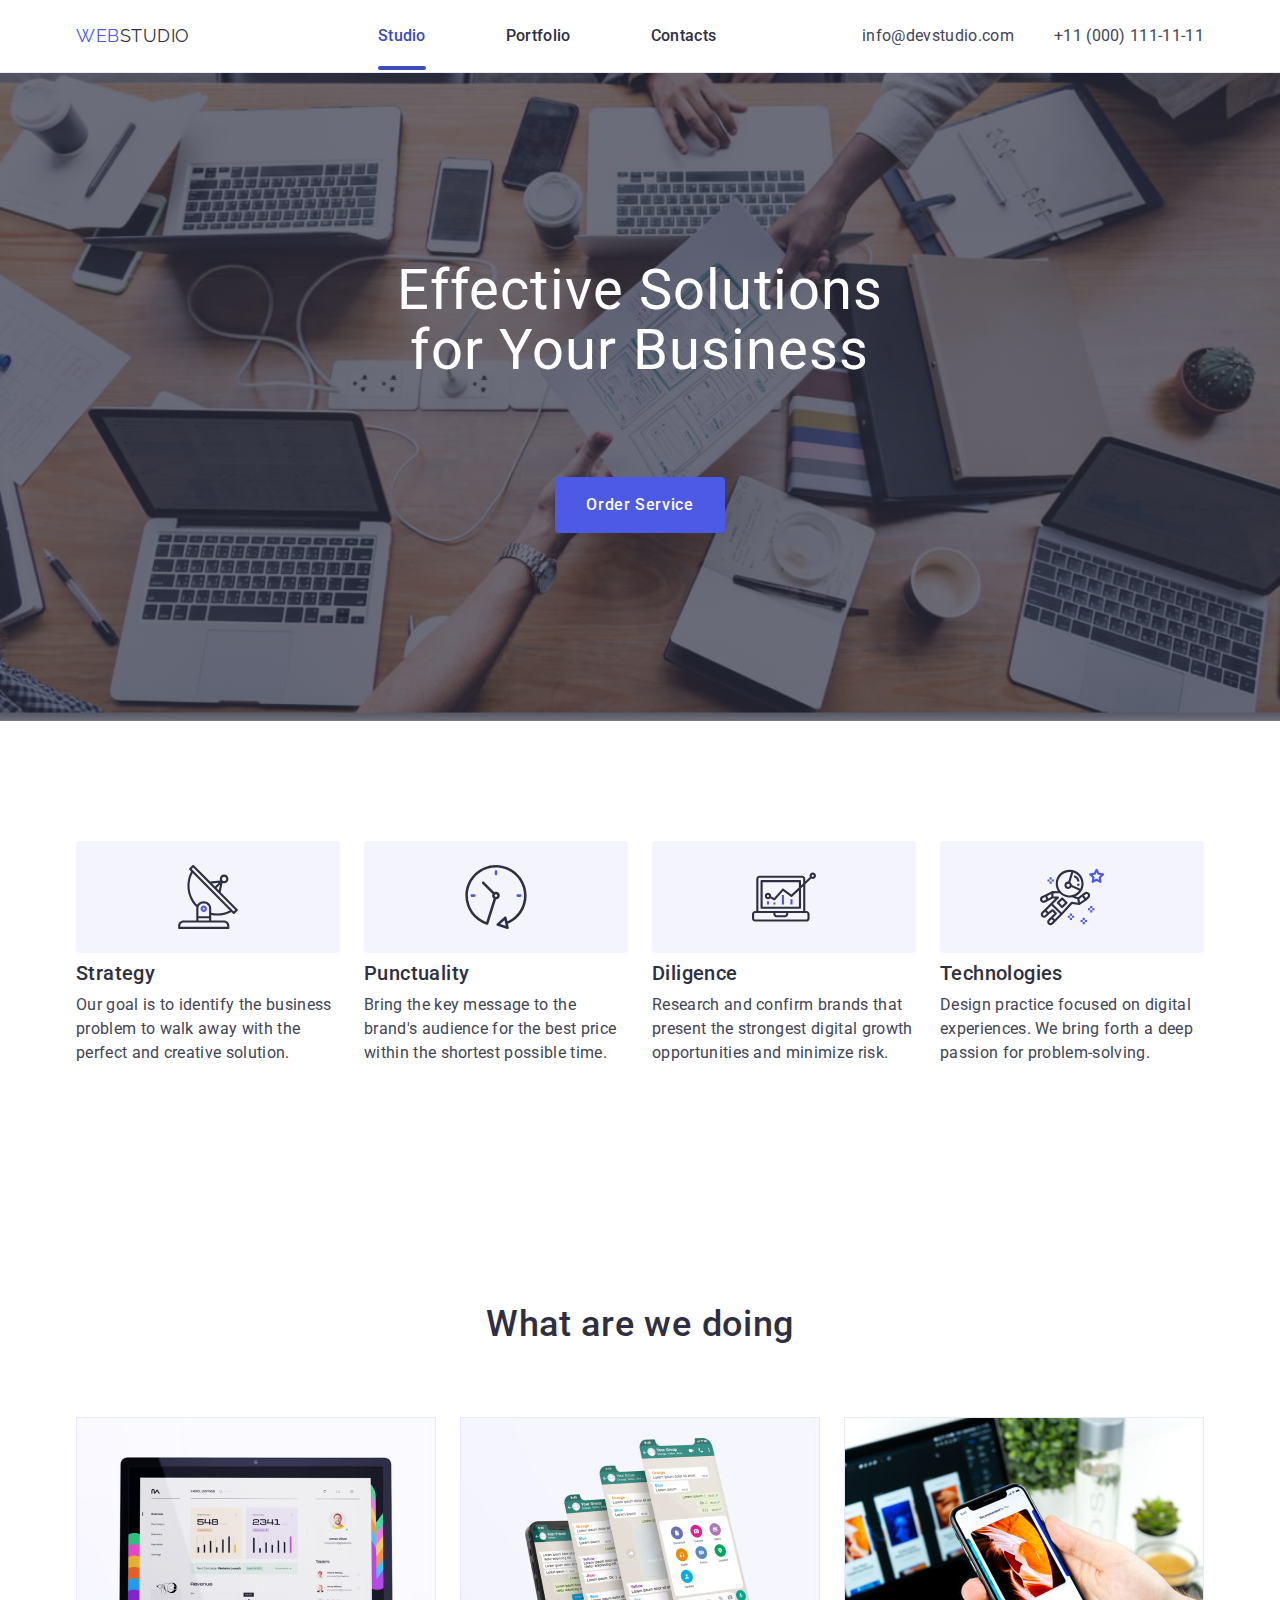
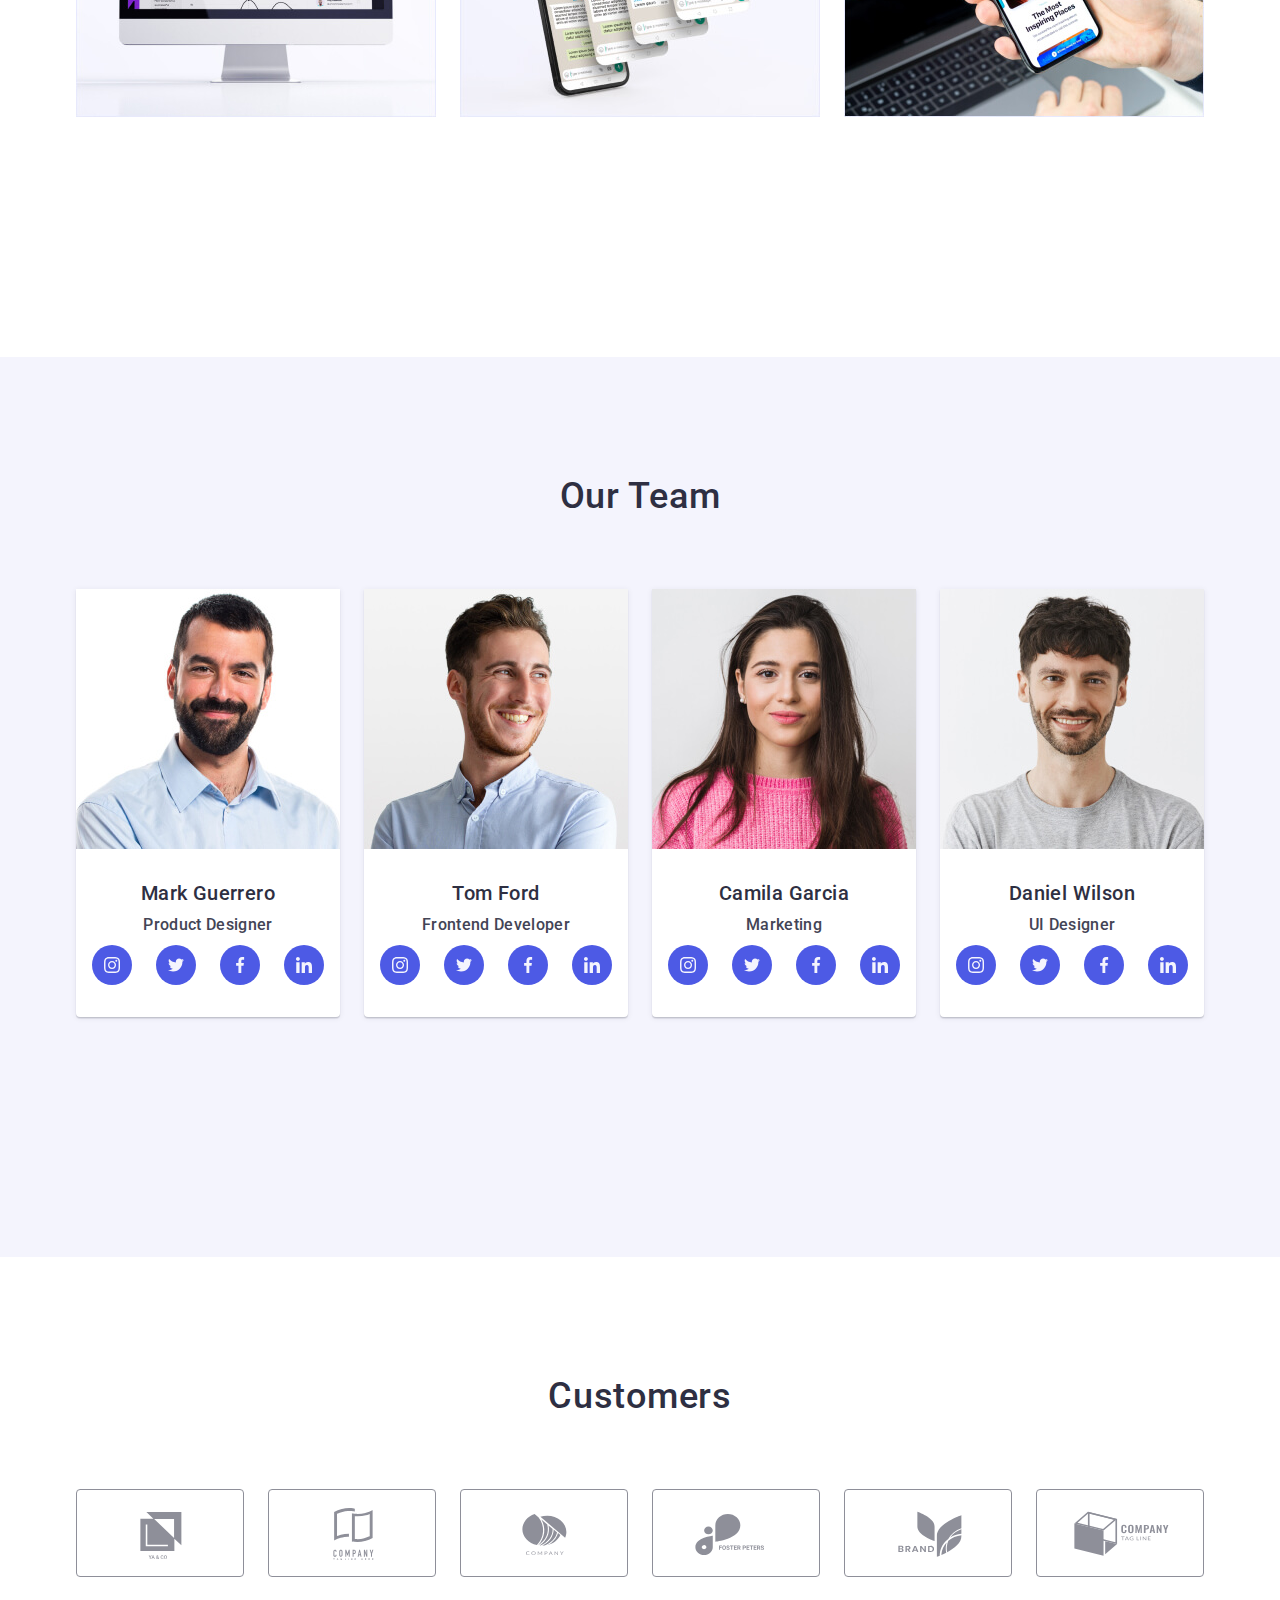
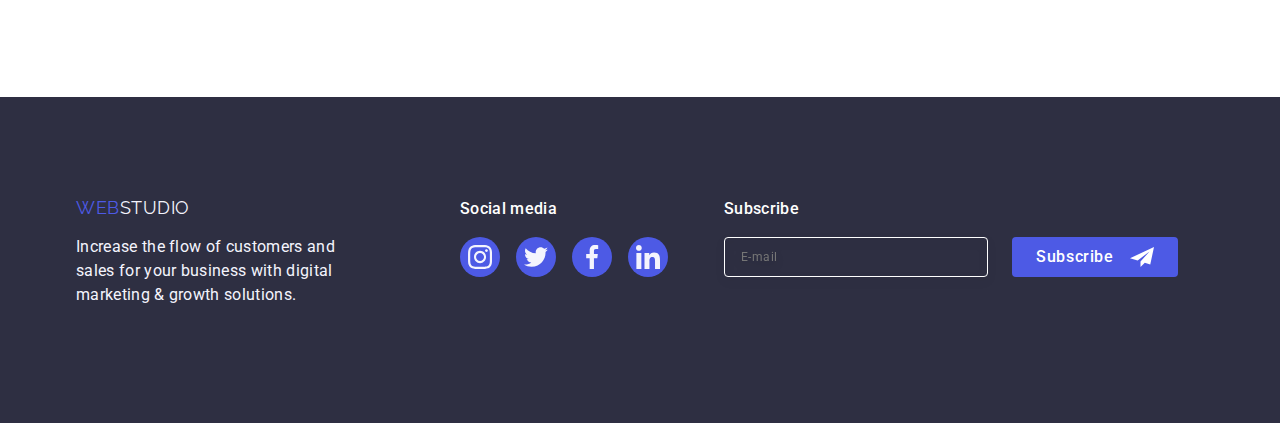
<file: index.html>
<!DOCTYPE html>
<html lang="en">
  <head>
    <meta charset="UTF-8" />
    <meta name="viewport" content="width=device-width, initial-scale=1.0" />
    <title>WebStudio</title>
    <link
      href="
https://cdn.jsdelivr.net/npm/modern-normalize@2.0.0/modern-normalize.min.css"
      rel="stylesheet"
    />

    <link rel="preconnect" href="https://fonts.googleapis.com" />
    <link rel="preconnect" href="https://fonts.gstatic.com" crossorigin />
    <link
      href="https://fonts.googleapis.com/css2?family=Raleway:wght@700&family=Roboto:wght@100;400;500;700&display=swap"
      rel="stylesheet"
    />

    <link rel="stylesheet" href="./css/styles.css" />
  </head>
  <body>
    <!-- Header section -->
    <header class="page-header">
      <div class="container header-conteiner">
        <nav class="header-nav">
          <a href="./index.html" class="logo link">
            Web<span class="logo-pat">Studio</span>
          </a>
          <ul class="nav list">
            <li class="header-nav-item">
              <a href="" class="link header-nav-link active">Studio</a>
            </li>
            <li class="header-nav-item">
              <a class="link header-nav-link" href="./portfolio.html"
                >Portfolio</a
              >
            </li>
            <li class="header-nav-item">
              <a href="" class="link header-nav-link">Contacts</a>
            </li>
          </ul>
        </nav>
        <address class="address">
          <ul class="list address-list">
            <li class="address-item">
              <a class="link address-link" href="mailto:info@devstudio.com"
                >info@devstudio.com</a
              >
            </li>
            <li class="address-item">
              <a class="link address-link" href="tel:+110001111111"
                >+11 (000) 111-11-11</a
              >
            </li>
          </ul>
        </address>
      </div>
    </header>
    <main>
      <!-- Hero section -->
      <section class="hero">
        <div class="container container-hero">
          <h1 class="hero-title">
            Effective Solutions <br />
            for Your Business
          </h1>
          <button type="button" class="button hero-btn" data-modal-open>
            Order Service
          </button>
        </div>
      </section>
      <!-- section Our principle -->
      <section class="section">
        <div class="container section-principles">
          <h2 class="visually-hidden">Our principles</h2>
          <ul class="principles-list list">
            <li class="principles-list-item">
              <div class="second-section-icon">
                <svg class="icon" width="64" height="64">
                  <use href="./images/icons.svg#icon-antenna"></use>
                </svg>
              </div>
              <h3 class="title">Strategy</h3>
              <p class="paragraph">
                Our goal is to identify the business problem to walk away with
                the perfect and creative solution.
              </p>
            </li>
            <li class="principles-list-item">
              <div class="second-section-icon">
                <svg class="icon" width="64" height="64">
                  <use href="./images/icons.svg#icon-clock "></use>
                </svg>
              </div>
              <h3 class="title">Punctuality</h3>
              <p class="paragraph">
                Bring the key message to the brand's audience for the best price
                within the shortest possible time.
              </p>
            </li>
            <li class="principles-list-item">
              <div class="second-section-icon">
                <svg class="icon" width="64" height="64">
                  <use href="./images/icons.svg#icon-diagram"></use>
                </svg>
              </div>
              <h3 class="title">Diligence</h3>
              <p class="paragraph">
                Research and confirm brands that present the strongest digital
                growth opportunities and minimize risk.
              </p>
            </li>
            <li class="principles-list-item">
              <div class="second-section-icon">
                <svg class="icon" width="64" height="64">
                  <use href="./images/icons.svg#icon-astronaut"></use>
                </svg>
              </div>
              <h3 class="title">Technologies</h3>
              <p class="paragraph">
                Design practice focused on digital experiences. We bring forth a
                deep passion for problem-solving.
              </p>
            </li>
          </ul>
        </div>
      </section>
      <!--  section What are we doing -->
      <section class="section-about-us">
        <div class="container container-section-about-us">
          <h2 class="section-title">What are we doing</h2>
          <ul class="list about-us-list">
            <li class="about-us-item">
              <img
                src="./images/images1.jpg"
                alt="Monitor screen"
                width="360"
              />
            </li>
            <li class="about-us-item">
              <img src="./images/images2.jpg" alt="Phone display" width="360" />
            </li>
            <li class="about-us-item">
              <img
                src="./images/images3.jpg"
                alt="Laptop and phone in hands"
                width="360"
              />
            </li>
          </ul>
        </div>
      </section>
      <!--  section Our Team -->
      <section class="about-us-team">
        <div class="container container-team">
          <h2 class="section-title">Our Team</h2>
          <ul class="list team">
            <li class="team-designer">
              <img
                src="./images/img1.jpg"
                alt="Young man with a beard"
                width="264"
              />
              <div class="wrap-team">
                <h3 class="title">Mark Guerrero</h3>
                <p class="post">Product Designer</p>
                <ul class="list social-list">
                  <li class="social-item">
                    <a class="social-link" href="">
                      <svg class="social-icon" width="16" height="16">
                        <use href="./images/icons.svg#icon-instagram"></use>
                      </svg>
                    </a>
                  </li>
                  <li class="social-item">
                    <a class="social-link" href="">
                      <svg class="social-icon" width="16" height="16">
                        <use href="./images/icons.svg#icon-twitter"></use>
                      </svg>
                    </a>
                  </li>
                  <li class="social-item">
                    <a class="social-link" href="">
                      <svg class="social-icon" width="16" height="16">
                        <use href="./images/icons.svg#icon-facebook"></use>
                      </svg>
                    </a>
                  </li>
                  <li class="social-item">
                    <a class="social-link" href="">
                      <svg class="social-icon" width="16" height="16">
                        <use href="./images/icons.svg#icon-linkedin"></use>
                      </svg>
                    </a>
                  </li>
                </ul>
              </div>
            </li>
            <li class="team-designer">
              <img
                src="./images/img2.jpg"
                alt="A young, smiling man"
                width="264"
              />
              <div class="wrap-team">
                <h3 class="title">Tom Ford</h3>
                <p class="post">Frontend Developer</p>
                <ul class="list social-list">
                  <li class="social-item">
                    <a class="social-link" href="">
                      <svg class="social-icon" width="16" height="16">
                        <use href="./images/icons.svg#icon-instagram"></use>
                      </svg>
                    </a>
                  </li>
                  <li class="social-item">
                    <a class="social-link" href="">
                      <svg class="social-icon" width="16" height="16">
                        <use href="./images/icons.svg#icon-twitter"></use>
                      </svg>
                    </a>
                  </li>
                  <li class="social-item">
                    <a class="social-link" href="">
                      <svg class="social-icon" width="16" height="16">
                        <use href="./images/icons.svg#icon-facebook"></use>
                      </svg>
                    </a>
                  </li>
                  <li class="social-item">
                    <a class="social-link" href="">
                      <svg class="social-icon" width="16" height="16">
                        <use href="./images/icons.svg#icon-linkedin"></use>
                      </svg>
                    </a>
                  </li>
                </ul>
              </div>
            </li>
            <li class="team-designer">
              <img
                src="./images/img3.jpg"
                alt="Young girl with long hair"
                width="264"
              />
              <div class="wrap-team">
                <h3 class="title">Camila Garcia</h3>
                <p class="post">Marketing</p>
                <ul class="list social-list">
                  <li class="social-item">
                    <a class="social-link" href="">
                      <svg class="social-icon" width="16" height="16">
                        <use href="./images/icons.svg#icon-instagram"></use>
                      </svg>
                    </a>
                  </li>
                  <li class="social-item">
                    <a class="social-link" href="">
                      <svg class="social-icon" width="16" height="16">
                        <use href="./images/icons.svg#icon-twitter"></use>
                      </svg>
                    </a>
                  </li>
                  <li class="social-item">
                    <a class="social-link" href="">
                      <svg class="social-icon" width="16" height="16">
                        <use href="./images/icons.svg#icon-facebook"></use>
                      </svg>
                    </a>
                  </li>
                  <li class="social-item">
                    <a class="social-link" href="">
                      <svg class="social-icon" width="16" height="16">
                        <use href="./images/icons.svg#icon-linkedin"></use>
                      </svg>
                    </a>
                  </li>
                </ul>
              </div>
            </li>
            <li class="team-designer">
              <img
                src="./images/img4.jpg"
                alt="A young, smiling man"
                width="264"
              />
              <div class="wrap-team">
                <h3 class="title">Daniel Wilson</h3>
                <p class="post">UI Designer</p>
                <ul class="list social-list">
                  <li class="social-item">
                    <a class="social-link" href="">
                      <svg class="social-icon" width="16" height="16">
                        <use href="./images/icons.svg#icon-instagram"></use>
                      </svg>
                    </a>
                  </li>
                  <li class="social-item">
                    <a class="social-link" href="">
                      <svg class="social-icon" width="16" height="16">
                        <use href="./images/icons.svg#icon-twitter"></use>
                      </svg>
                    </a>
                  </li>
                  <li class="social-item">
                    <a class="social-link" href="">
                      <svg class="social-icon" width="16" height="16">
                        <use href="./images/icons.svg#icon-facebook"></use>
                      </svg>
                    </a>
                  </li>
                  <li class="social-item">
                    <a class="social-link" href="">
                      <svg class="social-icon" width="16" height="16">
                        <use href="./images/icons.svg#icon-linkedin"></use>
                      </svg>
                    </a>
                  </li>
                </ul>
              </div>
            </li>
          </ul>
        </div>
      </section>
      <!-- customers -->
      <section class="customers">
        <div class="container container-customers">
          <h2 class="section-title">Customers</h2>
          <ul class="lists-customers list">
            <li class="customer-list">
              <a class="customer-item" href="">
                <svg class="customer-icon" width="104" height="56">
                  <use href="./images/icons.svg#icon-Logo"></use>
                </svg>
              </a>
            </li>
            <li class="customer-list">
              <a class="customer-item" href="">
                <svg class="customer-icon" width="104" height="56">
                  <use href="./images/icons.svg#icon-Logo-1"></use>
                </svg>
              </a>
            </li>
            <li class="customer-list">
              <a class="customer-item" href="">
                <svg class="customer-icon" width="104" height="56">
                  <use href="./images/icons.svg#icon-Logo-2"></use>
                </svg>
              </a>
            </li>
            <li class="customer-list">
              <a class="customer-item" href="">
                <svg class="customer-icon" width="104" height="56">
                  <use href="./images/icons.svg#icon-Logo-3"></use>
                </svg>
              </a>
            </li>
            <li class="customer-list">
              <a class="customer-item" href="">
                <svg class="customer-icon" width="104" height="56">
                  <use href="./images/icons.svg#icon-Logo-4"></use>
                </svg>
              </a>
            </li>
            <li class="customer-list">
              <a class="customer-item" href="">
                <svg class="customer-icon" width="104" height="56">
                  <use href="./images/icons.svg#icon-Logo-5"></use>
                </svg>
              </a>
            </li>
          </ul>
        </div>
      </section>
    </main>
    <footer class="footer">
      <div class="container footer-content">
        <div class="footer-left">
          <a href="./index.html" class="link logo-footer">
            Web<span class="logo-footer-patfooter">Studio</span>
          </a>
          <p class="text-footer">
            Increase the flow of customers and sales for your business with
            digital marketing & growth solutions.
          </p>
        </div>
        <div class="footer-right">
          <p class="text-footer text-right">Social media</p>
          <ul class="list social-list-footer">
            <li class="social-item-footer">
              <a class="social-link-footer" href="">
                <svg class="social-icon-footer" width="24" height="24">
                  <use href="./images/icons.svg#icon-instagram"></use>
                </svg>
              </a>
            </li>
            <li class="social-item-footer">
              <a class="social-link-footer" href="">
                <svg class="social-icon-footer" width="24" height="24">
                  <use href="./images/icons.svg#icon-twitter"></use>
                </svg>
              </a>
            </li>
            <li class="social-item-footer">
              <a class="social-link-footer" href="">
                <svg class="social-icon-footer" width="24" height="24">
                  <use href="./images/icons.svg#icon-facebook"></use>
                </svg>
              </a>
            </li>
            <li class="social-item-footer">
              <a class="social-link-footer" href="">
                <svg class="social-icon-footer" width="24" height="24">
                  <use href="./images/icons.svg#icon-linkedin"></use>
                </svg>
              </a>
            </li>
          </ul>
        </div>

        <div class="footer-subscribe">
          <p class="footer-subscribe-text">Subscribe</p>
          <form class="footer-subscribe-form">
            <label class="footer-subscribe-fild">
              <input
                name="email"
                class="footer-subscribe-form-input"
                type="email"
                required
                placeholder="E-mail"
              />
            </label>

            <button class="footer-subscribe-form-btn" type="submit">
              Subscribe
              <svg
                class="reviev-form-foter-icon"
                width="24"
                height="24"
                aria-label="User alatar icon"
              >
                <use href="./images/icons.svg#icon-Frame-3"></use>
              </svg>
            </button>
          </form>
        </div>
      </div>
    </footer>
    <!-- modal window -->
    <div class="backdrop is-hidden" data-modal>
      <div class="modal-window">
        <button class="modal-close-btn" type="button" data-modal-close>
          <svg
            class="modal-close-btn-icon"
            width="8"
            height="8"
            aria-label="close icon"
          >
            <use href="./images/icons.svg#icon-close-black"></use>
          </svg>
        </button>
        <p class="reviev-form-discription">
          Leave your contacts and we will call you back
        </p>
        <form class="review-form">
          <div class="review-form-wrapper">
            <label class="reviev-form-field" for="user-name">Name</label>
            <div class="reviev-form-input-wrapper">
              <input
                class="reviev-form-input"
                type="text"
                id="user-name"
                name="user-name"
                required
                pattern="[a-zA-Zа-яА-ЯіІїЇєЄґҐʼ]+"
                title="Olena"
              />
              <svg
                class="reviev-form-field-icon"
                width="18"
                height="24"
                aria-label="User alatar icon"
              >
                <use href="./images/icons.svg#icon-person-black"></use>
              </svg>
            </div>
          </div>
          <div class="review-form-wrapper">
            <label class="reviev-form-field" for="user-phone">Phone</label>
            <div class="reviev-form-input-wrapper">
              <input
                class="reviev-form-input"
                id="user-phone"
                type="tel"
                name="user-phone"
                required
                pattern="[0-9]{3}-[0-9]{3}-[0-9]{2}-[0-9]{2}"
                title="xxx-xxx-xx-xx"
              />
              <svg
                class="reviev-form-field-icon"
                width="18"
                height="24"
                aria-label="User alatar icon"
              >
                <use href="./images/icons.svg#icon-phone-black"></use>
              </svg>
            </div>
          </div>
          <div class="review-form-wrapper">
            <label class="reviev-form-field" for="user_email">Email</label>
            <div class="reviev-form-input-wrapper">
              <input
                class="reviev-form-input"
                id="user_email"
                type="email"
                name="user_email"
                required
              />
              <svg
                class="reviev-form-field-icon"
                width="18"
                height="24"
                aria-label="User alatar icon"
              >
                <use href="./images/icons.svg#icon-email-black"></use>
              </svg>
            </div>
          </div>
          <div class="review-form-wrapper-comment">
            <label class="reviev-form-field" for="user-comment">Comment </label>
            <textarea
              id="user-comment"
              class="reviev-form-massige"
              name="user-comment"
              cols="30"
              rows="10"
              placeholder="Text input"
            ></textarea>
          </div>

          <div class="review-form-wrapper-policy">
            <input
              class="reviev-form-checkbox-policy visually-hidden"
              type="checkbox"
              name="user-privacy"
              id="user-privacy"
              value="true"
              required
            />
            <label class="reviev-form-field-policy" for="user-privacy">
              <span class="reviev-form-own-checkbox">
                <svg class="reviev" width="10" height="8" aria-label="checkbox">
                  <use
                    class="reviev-form-own-checkbox-icon"
                    href="./images/icons.svg#icon-Vector"
                  ></use>
                </svg>
              </span>
              I accept the terms and conditions of the &nbsp;
              <a class="reviev-form-own-checkbox-link">Privacy Policy</a>
            </label>
          </div>
          <button class="reviev-form-btn" type="submit">Send</button>
        </form>
      </div>
    </div>
    <script src="./js/modal.js"></script>
  </body>
</html>
</file>
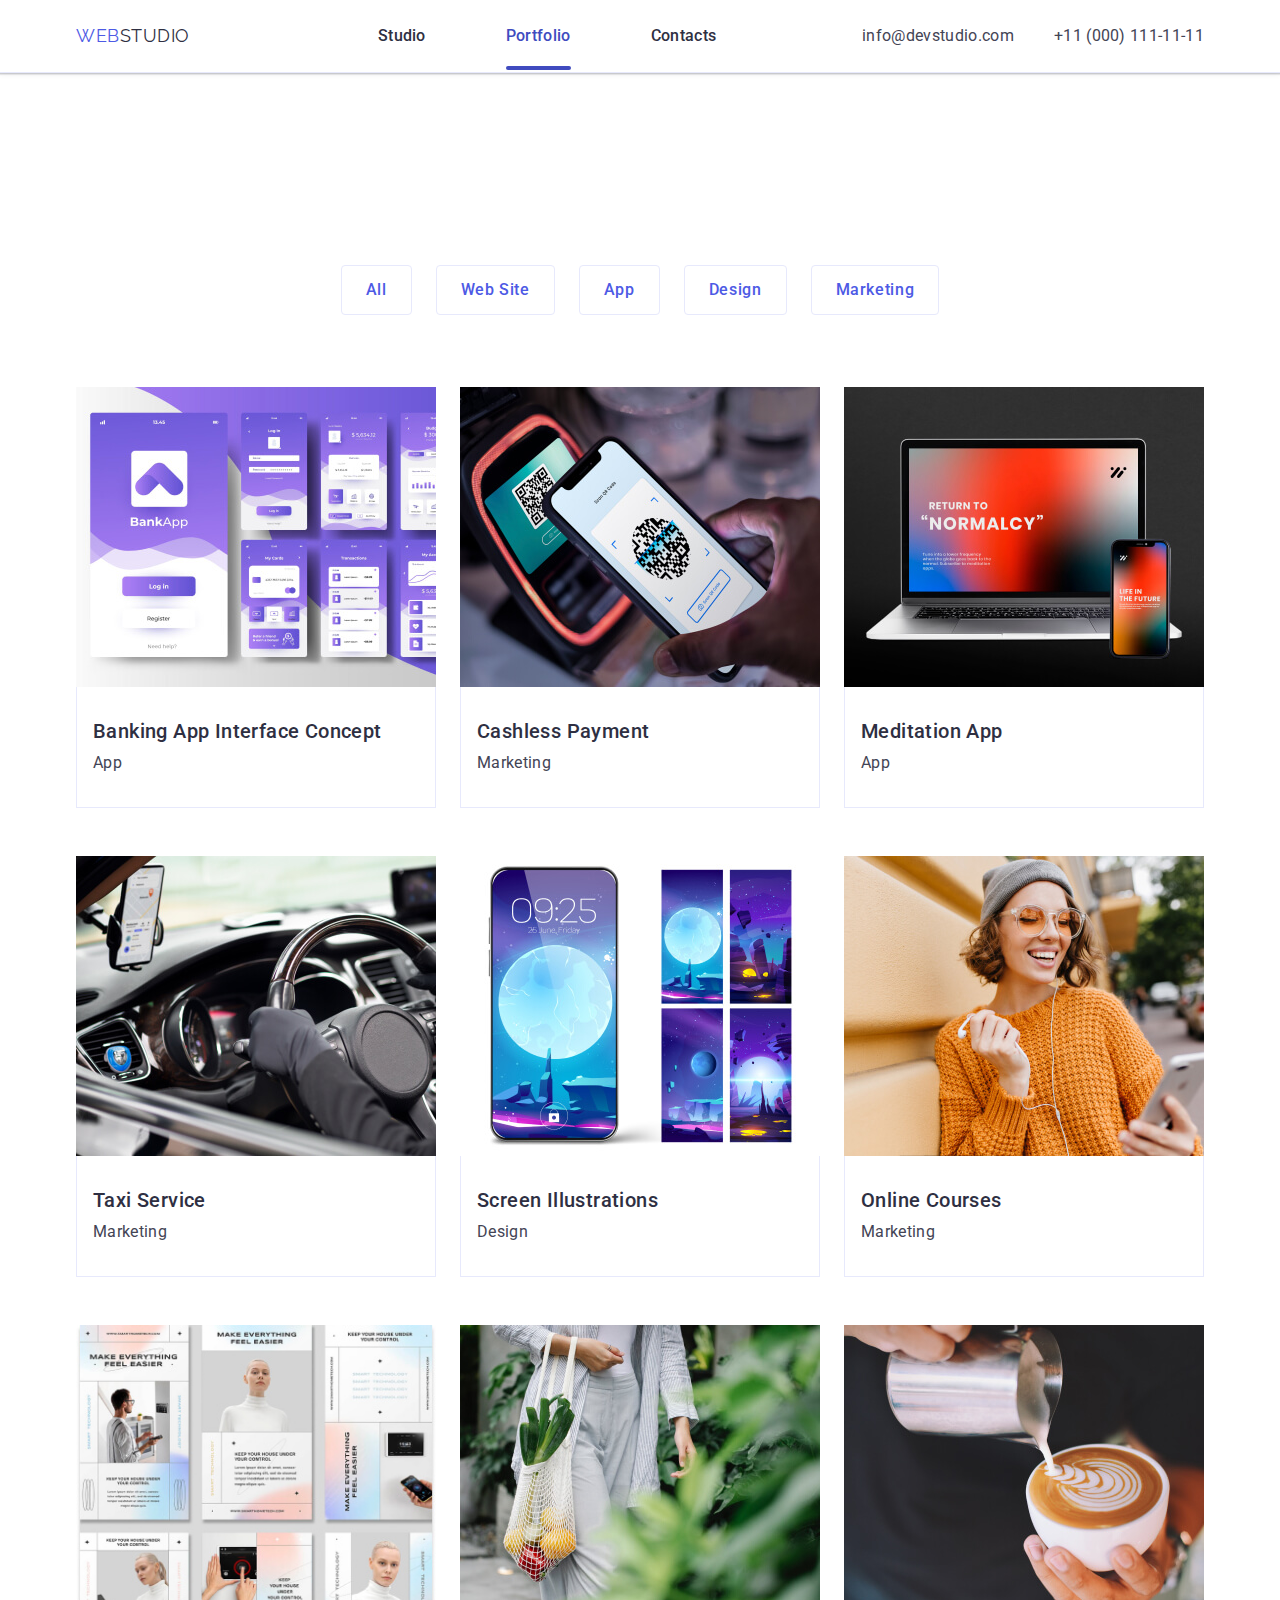
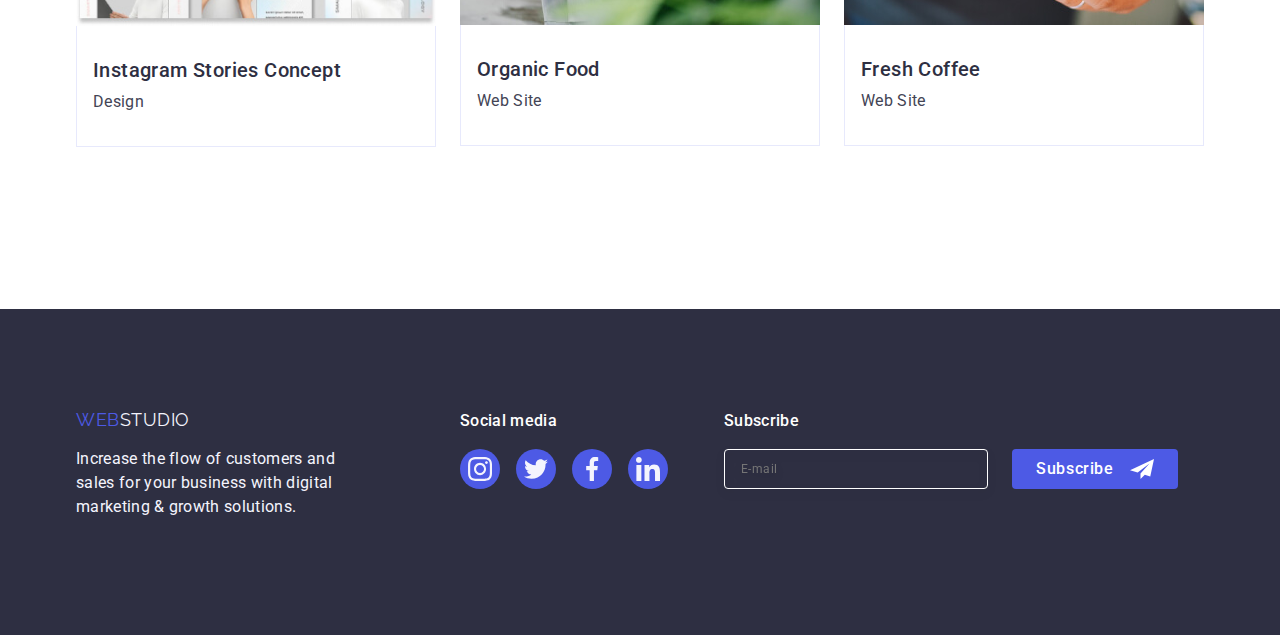
<file: portfolio.html>
<!DOCTYPE html>
<html lang="en">
  <head>
    <meta charset="UTF-8" />
    <meta name="viewport" content="width=device-width, initial-scale=1.0" />
    <title>WebStudio</title>
    <link
      href="
https://cdn.jsdelivr.net/npm/modern-normalize@2.0.0/modern-normalize.min.css"
      rel="stylesheet"
    />

    <link rel="preconnect" href="https://fonts.googleapis.com" />
    <link rel="preconnect" href="https://fonts.gstatic.com" crossorigin />
    <link
      href="https://fonts.googleapis.com/css2?family=Raleway:wght@700&family=Roboto:wght@100;400;500;700&display=swap"
      rel="stylesheet"
    />

    <link rel="stylesheet" href="./css/styles.css" />
  </head>
  <body>
    <!-- Header section -->
    <header class="page-header">
      <div class="container header-conteiner">
        <nav class="header-nav">
          <a href="./index.html" class="logo link">
            Web<span class="logo-pat">Studio</span>
          </a>
          <ul class="nav list">
            <li class="header-nav-item">
              <a href="" class="link header-nav-link">Studio</a>
            </li>
            <li class="header-nav-item">
              <a class="link header-nav-link active" href="./portfolio.html"
                >Portfolio</a
              >
            </li>
            <li class="header-nav-item">
              <a href="" class="link header-nav-link">Contacts</a>
            </li>
          </ul>
        </nav>
        <address class="address">
          <ul class="list address-list">
            <li class="address-item">
              <a class="link address-link" href="mailto:info@devstudio.com"
                >info@devstudio.com</a
              >
            </li>
            <li class="address-item">
              <a class="link address-link" href="tel:+110001111111"
                >+11 (000) 111-11-11</a
              >
            </li>
          </ul>
        </address>
      </div>
    </header>
    <main>
      <section class="main-portfolio">
        <div class="container container-portfolio">
          <h1 class="visually-hidden">App</h1>
          <ul class="list app-list">
            <li class="app-list-btn app-list-btn-erste">
              <button type="button" class="portfolio-button">All</button>
            </li>
            <li class="app-list-btn">
              <button type="button" class="portfolio-button">Web Site</button>
            </li>
            <li class="app-list-btn">
              <button type="button" class="portfolio-button">App</button>
            </li>
            <li class="app-list-btn">
              <button type="button" class="portfolio-button">Design</button>
            </li>
            <li class="app-list-btn">
              <button type="button" class="portfolio-button">Marketing</button>
            </li>
          </ul>
          <ul class="list gallery">
            <li class="gallery-item">
              <a class="link gallery-link" href="">
                <div class="bestseller-list-overley-wrapper">
                  <img
                    src="./images/img5.jpg"
                    alt="Purple Banking Interface"
                    width="360"
                  />
                  <p class="overleu">
                    14 Stylish and User-Friendly App Design Concepts · Task
                    Manager App · Calorie Tracker App · Exotic Fruit Ecommerce
                    App · Cloud Storage App
                  </p>
                </div>

                <div class="gallery-content">
                  <h2 class="title">Banking App Interface Concept</h2>
                  <p class="paragraph">App</p>
                </div>
              </a>
            </li>
            <li class="gallery-item">
              <a class="link gallery-link" href="">
                <div class="bestseller-list-overley-wrapper">
                  <img
                    src="./images/img6.jpg"
                    alt="The phone reads qr cod"
                    width="360"
                  />
                  <p class="overleu">
                    14 Stylish and User-Friendly App Design Concepts · Task
                    Manager App · Calorie Tracker App · Exotic Fruit Ecommerce
                    App · Cloud Storage App
                  </p>
                </div>
                <div class="gallery-content">
                  <h2 class="title">Cashless Payment</h2>
                  <p class="paragraph">Marketing</p>
                </div>
              </a>
            </li>
            <li class="gallery-item">
              <a class="link gallery-link" href="">
                <div class="bestseller-list-overley-wrapper">
                  <img
                    src="./images/img7.jpg"
                    alt="Laptop monitor"
                    width="360"
                  />
                  <p class="overleu">
                    14 Stylish and User-Friendly App Design Concepts · Task
                    Manager App · Calorie Tracker App · Exotic Fruit Ecommerce
                    App · Cloud Storage App
                  </p>
                </div>

                <div class="gallery-content">
                  <h2 class="title">Meditation App</h2>
                  <p class="paragraph">App</p>
                </div>
              </a>
            </li>
            <li class="gallery-item">
              <a class="link gallery-link" href="">
                <div class="bestseller-list-overley-wrapper">
                  <img
                    src="./images/img8.jpg"
                    alt="Phone in the car"
                    width="360"
                  />
                  <p class="overleu">
                    14 Stylish and User-Friendly App Design Concepts · Task
                    Manager App · Calorie Tracker App · Exotic Fruit Ecommerce
                    App · Cloud Storage App
                  </p>
                </div>
                <div class="gallery-content">
                  <h2 class="title">Taxi Service</h2>
                  <p class="paragraph">Marketing</p>
                </div>
              </a>
            </li>
            <li class="gallery-item">
              <a class="link gallery-link" href="">
                <div class="bestseller-list-overley-wrapper">
                  <img
                    src="./images/img13.jpg"
                    alt="moons on the screen"
                    width="360"
                  />
                  <p class="overleu">
                    14 Stylish and User-Friendly App Design Concepts · Task
                    Manager App · Calorie Tracker App · Exotic Fruit Ecommerce
                    App · Cloud Storage App
                  </p>
                </div>
                <div class="gallery-content">
                  <h2 class="title">Screen Illustrations</h2>
                  <p class="paragraph">Design</p>
                </div>
              </a>
            </li>
            <li class="gallery-item">
              <a class="link gallery-link" href="">
                <div class="bestseller-list-overley-wrapper">
                  <img
                    src="./images/img9.jpg"
                    alt="girl listening to music"
                    width="360"
                  />
                  <p class="overleu">
                    14 Stylish and User-Friendly App Design Concepts · Task
                    Manager App · Calorie Tracker App · Exotic Fruit Ecommerce
                    App · Cloud Storage App
                  </p>
                </div>
                <div class="gallery-content">
                  <h2 class="title">Online Courses</h2>
                  <p class="paragraph">Marketing</p>
                </div>
              </a>
            </li>
            <li class="gallery-item">
              <a class="link gallery-link" href="">
                <div class="bestseller-list-overley-wrapper">
                  <img
                    src="./images/img10.jpg"
                    alt="Instagram Stories Concept"
                    width="360"
                  />
                  <p class="overleu">
                    14 Stylish and User-Friendly App Design Concepts · Task
                    Manager App · Calorie Tracker App · Exotic Fruit Ecommerce
                    App · Cloud Storage App
                  </p>
                </div>

                <div class="gallery-content">
                  <h2 class="title">Instagram Stories Concept</h2>
                  <p class="paragraph">Design</p>
                </div>
              </a>
            </li>
            <li class="gallery-item">
              <a class="link gallery-link" href="">
                <div class="bestseller-list-overley-wrapper">
                  <img
                    src="./images/img11.jpg"
                    alt="vegetables in a bag"
                    width="360"
                  />
                  <p class="overleu">
                    14 Stylish and User-Friendly App Design Concepts · Task
                    Manager App · Calorie Tracker App · Exotic Fruit Ecommerce
                    App · Cloud Storage App
                  </p>
                </div>
                <div class="gallery-content">
                  <h2 class="title">Organic Food</h2>
                  <p class="paragraph">Web Site</p>
                </div>
              </a>
            </li>
            <li class="gallery-item">
              <a class="link gallery-link" href="">
                <div class="bestseller-list-overley-wrapper">
                  <img
                    src="./images/img12.jpg"
                    alt="waiter preparing coffee"
                    width="360"
                  />
                  <p class="overleu">
                    14 Stylish and User-Friendly App Design Concepts · Task
                    Manager App · Calorie Tracker App · Exotic Fruit Ecommerce
                    App · Cloud Storage App
                  </p>
                </div>
                <div class="gallery-content">
                  <h2 class="title">Fresh Coffee</h2>
                  <p class="paragraph">Web Site</p>
                </div>
              </a>
            </li>
          </ul>
        </div>
      </section>
    </main>
    <!-- footer window ----------------------------->
    <footer class="footer">
      <div class="container footer-content">
        <div class="footer-left">
          <a href="./index.html" class="link logo-footer">
            Web<span class="logo-footer-patfooter">Studio</span>
          </a>
          <p class="text-footer">
            Increase the flow of customers and sales for your business with
            digital marketing & growth solutions.
          </p>
        </div>
        <div class="footer-right">
          <p class="text-footer text-right">Social media</p>
          <ul class="list social-list-footer">
            <li class="social-item-footer">
              <a class="social-link-footer" href="">
                <svg class="social-icon-footer" width="24" height="24">
                  <use href="./images/icons.svg#icon-instagram"></use>
                </svg>
              </a>
            </li>
            <li class="social-item-footer">
              <a class="social-link-footer" href="">
                <svg class="social-icon-footer" width="24" height="24">
                  <use href="./images/icons.svg#icon-twitter"></use>
                </svg>
              </a>
            </li>
            <li class="social-item-footer">
              <a class="social-link-footer" href="">
                <svg class="social-icon-footer" width="24" height="24">
                  <use href="./images/icons.svg#icon-facebook"></use>
                </svg>
              </a>
            </li>
            <li class="social-item-footer">
              <a class="social-link-footer" href="">
                <svg class="social-icon-footer" width="24" height="24">
                  <use href="./images/icons.svg#icon-linkedin"></use>
                </svg>
              </a>
            </li>
          </ul>
        </div>

        <div class="footer-subscribe">
          <p class="footer-subscribe-text">Subscribe</p>
          <form class="footer-subscribe-form">
            <label class="footer-subscribe-fild">
              <input
                name="email"
                class="footer-subscribe-form-input"
                type="email"
                required
                placeholder="E-mail"
              />
            </label>

            <button class="footer-subscribe-form-btn" type="submit">
              Subscribe
              <svg
                class="reviev-form-foter-icon"
                width="24"
                height="24"
                aria-label="User alatar icon"
              >
                <use href="./images/icons.svg#icon-Frame-3"></use>
              </svg>
            </button>
          </form>
        </div>
      </div>
    </footer>
  </body>
</html>
</file>
<file: css/styles.css>
/*main color 434455  */
/*title 4D5AE5 2E2F42 */
/*secondary color weit FFFFFF*/
/*accent color Iris 4D5AE5 2E2F42 #F4F4FD*/
/*Name: Body;
font-family: Roboto;
font-size: 16px;
font-weight: 400;
line-height: 24px;
letter-spacing: 0.02em;
text-align: left;
*/
/* ================ VARIABLES ================ */
:root {
  --primary-text-color: #434455;
  --hero-tatle-color: #ffffff;
  --title-text-color: #2e2f42;
  --accent-color: #4d5ae5;
  --background-color: #f4f4fd;
  --navyblue-moda: #2e2f42;
  --timing-function: cubic-bezier(0.4, 0, 0.2, 1);
  --titing-duration: 250ms;
}
body {
  color: var(--primary-text-color);
  background-color: var(--hero-tatle-color);
  font-family: 'Roboto', sans-serif;
  font-size: 16px;
  font-weight: 400;
  line-height: 1.11;
  letter-spacing: 0.72px;
}
/*Скидываем настройки брузера*/
/* ================ COMMON ================ */
h1,
h2,
h3,
h4,
p {
  margin-top: 0;
  margin-bottom: 0;
}

ul,
ol {
  margin-top: 0;
  margin-bottom: 0;
  padding-left: 0;
}
/* чистка нижнего отступа в картинках */
img {
  display: block;
}
.list {
  list-style-type: none;
} /*у класса list уберет маркеры в списке*/
.link {
  text-decoration: none;
}
button {
  cursor: pointer;
}
/* скрытие заголовка  */

.visually-hidden {
  position: absolute;
  width: 1px;
  height: 1px;
  margin: -1px;
  border: 0;
  padding: 0;

  white-space: nowrap;
  clip-path: inset(100%);
  clip: rect(0 0 0 0);
  overflow: hidden;
}
.container {
  /*outline: 2px solid magenta;*/

  width: 1158px;
  padding-left: 15px;
  padding-right: 15px;
  margin: 0 auto;
}
/* ================ HEADER ================ */

.logo {
  display: block;
  color: var(--accent-color);
  font-family: 'Raleway', sans-serif;
  font-size: 18px;
  font-style: normal;
  letter-spacing: 0.54px;
  line-height: 1.16;
  text-transform: uppercase;
  margin-right: 76px;
  padding-top: 24px;
  padding-bottom: 24px;
}
.logo-pat {
  color: var(--title-text-color);
}

/*sate nav*/
.page-header {
  display: flex;
  border-bottom: 1px solid #e7e9fc;
  box-shadow: 0px 2px 1px rgba(46, 47, 66, 0.08),
    0px 1px 1px rgba(46, 47, 66, 0.16), 0px 1px 6px rgba(46, 47, 66, 0.08);
}
.header-nav {
  display: flex;
  align-items: center;
  gap: 40px;
}
.header-conteiner {
  display: flex;
}
.nav {
  display: flex;
  align-items: center;
  margin-left: 72px;
  padding-top: 24px;
  padding-bottom: 24px;
  color: var(--primary-color);
  font-size: 16px;
  font-weight: 500;
  line-height: 1.5;
  letter-spacing: 0.32px;
  gap: 40px;
}

.header-nav-item {
  display: block;
  align-items: center;
  margin-right: 80px;
  position: relative;
}

.active::after {
  display: block;
  content: '';
  border-radius: 2px;
  background: var(--ocean, #404bbf);
  width: 100%;
  position: absolute;
  left: 0;
  bottom: -1px;
  height: 4px;
}

.header-nav-item:not(:last-child) {
  margin-right: 40px;
}
.header-nav-link {
  color: var(--title-text-color);
  line-height: 1.5;
  letter-spacing: 0.02em;
  font-weight: 500;
  padding-top: 24px;
  padding-bottom: 24px;
  transition-property: color;
  transition-duration: var(--titing-duration);
  transition-timing-function: var(--timing-function);
}
.active {
  position: relative;
  color: #404bbf;
}
.address .address-link:hover,
.address .address-link:focus {
  color: #404bbf;
}
.header-nav .header-nav-link:hover,
.header-nav .header-nav-link:focus {
  color: #404bbf;
}

.header-nav .current {
  color: var(--accent-color);
}

.address {
  display: flex;
  align-items: center;
  margin-left: auto;
  font-style: normal;
  color: var(--primary-text-color);
  text-transform: lowercase;
}
.address-list {
  display: flex;
  align-items: center;
  gap: 40px;
}
.address-link {
  line-height: 1.5;
  letter-spacing: 0.02em;
  color: var(--primary-text-color);
  transition-property: color;
  transition-duration: var(--titing-duration);
  transition-timing-function: var(--timing-function);
}
.address-item {
}
.address-item:last-child {
  margin-right: 0px;
}
.address-link:hover,
.address-link:focus {
  color: #404bbf;
}

/* ================ HERO ================ */
.hero {
  max-width: 1440px;
  margin-left: auto;
  margin-right: auto;
  background-image: linear-gradient(
      rgba(46, 47, 66, 0.7),
      rgba(46, 47, 66, 0.7)
    ),
    url(../images/icons/people-office.jpg);
  background-repeat: no-repeat;
  background-size: cover;
  background-position: center;

  padding-top: 188px;
  padding-bottom: 188px;
  text-align: center;
  background-color: #2e2f42;
}

.container-hero {
  display: block;
}
.hero-title {
  max-width: 496px;
  padding-bottom: 48px;
  margin: 0 auto;
  color: var(--hero-tatle-color);
  font-size: 56px;
  font-weight: 400;
  letter-spacing: 0.02em;
  line-height: 1.07;
  text-align: center;
  margin-bottom: 48px;
}

.hero-btn {
  display: block;
  border: none;
  border-radius: 4px;

  min-width: 169px;
  padding: 16px 31px;
  border: transparent;

  height: 56px;
  margin: 0 auto;
  transition-property: background-color;
  transition-duration: var(--titing-duration);
  transition-timing-function: var(--timing-function);
}
/* sektion*/
.section {
  padding-top: 120px;
  padding-bottom: 120px;
}

.section-title {
  color: var(--title-text-color);
  font-size: 36px;
  font-weight: 500;
  text-align: center;
  letter-spacing: 0.02em;
  line-height: 1.11;
  padding-top: 0px;
  margin-bottom: 72px;
}
/* Our principles*/
.section-principles {
}
.principles-list {
  display: flex;
  flex-wrap: wrap;
  justify-content: space-between;
  gap: 24px;
}

.principles-list-item {
  width: calc(calc(100% - 24px * 3) / 4);
}

.principles-list .title {
  color: var(--title-text-color);
  font-size: 20px;
  font-weight: 500;
  line-height: 1.2;
  letter-spacing: 0.02em;
  margin-bottom: 8px;
}
.principles-list .paragraph {
  line-height: 1.5; /* 150% */
  letter-spacing: 0.32px;
}
.second-section-icon {
  display: flex;
  background-color: var(--background-color);
  height: 112px;
  justify-content: center;
  align-items: center;
  margin-bottom: 8px;
  border-radius: 4px;
}

/* What are we doing*/
.section-about-us {
  padding-top: 120px;
  padding-bottom: 120px;
  display: flex;
}
.container-section-about-us {
  display: block;
  margin-bottom: 120px;
}
.about-us-list {
  display: flex;
  flex-wrap: wrap;
}
.about-us-item {
  width: calc(calc(100% - 24px * 2) / 3);
}

.about-us-item:not(:last-child) {
  margin-right: 24px;
}
/* Our Team*/
.about-us-team {
  background-color: var(--background-color);
  padding-top: 120px;
  padding-bottom: 120px;
}
.team {
  display: block;
  flex-wrap: wrap;

  padding-top: 0px;
  padding-bottom: 0px;
}
.container-team {
  display: block;
}

.team {
  display: flex;

  padding-bottom: 120px;
}
.team-designer {
  display: block;
  background-color: var(--hero-tatle-color);
  text-align: center;
  margin-right: 24px;
  width: calc(calc(100% - 24px * 3) / 4);

  border-radius: 0px 0px 4px 4px;

  box-shadow: 0px 2px 1px 0px rgba(46, 47, 66, 0.08),
    0px 1px 1px 0px rgba(46, 47, 66, 0.16),
    0px 1px 6px 0px rgba(46, 47, 66, 0.08);
}

.team-designer:last-child {
  margin-right: 0px;
}

.team .title {
  color: var(--title-text-color);
  font-size: 20px;
  line-height: 1.2;
  letter-spacing: 0.4px;
  font-weight: 500;
  text-align: center;
  letter-spacing: 0.02em;
  margin-bottom: 8px;
  letter-spacing: 0.02em;
}

.team-designer .post {
  line-height: 1.5; /* 150% */
  letter-spacing: 0.32px;
  font-weight: 500;
  margin-bottom: 8px;
}
.wrap-team {
  display: block;

  padding-top: 32px;
  padding-bottom: 32px;
}

.social-item {
  width: 40px;
  height: 40px;
}
.social-list {
  display: flex;
  margin-left: 12px;
  margin-right: 12px;
  justify-content: center;
  gap: 24px;
}
.social-link {
  display: flex;
  justify-content: center;
  align-items: center;
  fill: var(--background-color);
  background-color: var(--accent-color);
  border-radius: 50%;
  width: 100%;
  height: 100%;
  transition: background-color var(--titing-duration) var(--timing-function);
}
.social-icon {
  width: 16px;
  height: 16px;
  fill: #f4f4fd;
}
.social-link:hover,
.social-link:focus {
  background-color: #404bbf;
}

/* button*/
.button {
  font-family: inherit;
  font-size: 16px;
  font-weight: 500;
  line-height: 1.5;
  letter-spacing: 0.64px;
  color: var(--hero-tatle-color);
  background-color: var(--accent-color);
  text-align: center;
  cursor: pointer;
}
/* ================ customers================ */
.customers {
  padding-top: 120px;
  padding-bottom: 120px;
}

.container-customers {
  display: block;
  justify-content: center;
}
.lists-customers {
  display: flex;
  gap: 24px;
}
.customer-list {
  width: calc((100% - 120px) / 6);
  height: 88px;
  border-radius: 4px;
  transition: border var(--titing-duration) var(--timing-function);
}
.customer-item {
  display: flex;
  justify-content: center;
  align-items: center;
  width: 100%;
  height: 100%;
  border: 1px solid #8e8f99;
  padding: 16px;
  color: #8e8f99;
  border-radius: 4px;
  transition: border-color var(--titing-duration) var(--timing-function);
  transition: color var(--titing-duration) var(--timing-function);
  transition: border-color 250ms cubic-bezier(0.4, 0, 0.2, 1),
    color 250ms cubic-bezier(0.4, 0, 0.2, 1);
}
.customer-icon {
  fill: currentColor;
}

.customer-list:hover,
.customer-list:focus {
  border: 1px solid var(--accent-color);
}
.customer-item:hover {
  border-color: #404bbf;
  color: #404bbf;
}
.customer-item:focus {
  border-color: #404bbf;
  color: #404bbf;
}
/* footer*/

.footer {
  background-color: var(--title-text-color);
  padding: 100px 0px;
}
.footer-content {
  display: flex;
  align-items: baseline;
}
.footer-left {
  display: block;
}
.logo-footer {
  display: inline-block;
  color: var(--accent-color);
  font-family: 'Raleway', sans-s;
  font-size: 18px;
  font-style: normal;
  letter-spacing: 0.54px;
  line-height: 1.16;
  text-transform: uppercase;

  align-items: center;
  margin-bottom: 16px;
}
.logo-footer-patfooter {
  color: #f4f4fd;
}
.logo-footer .footer-content {
  display: inline-block;
  margin-bottom: 16px;
}
.text-footer {
  letter-spacing: 0.02em;
  width: 264px;
  font-size: 16px;
  line-height: 1.5;
  padding-bottom: 16px;
  letter-spacing: 0.32px;
  color: #f4f4fd;
}
.text-right {
  font-weight: 500;
  color: var(--hero-tatle-color);
}
.footer-right {
  padding-left: 120px;
}
.social-list-footer {
  display: flex;
  gap: 16px;
}
.social-item-footer {
  width: 40px;
  height: 40px;
}

.social-link-footer {
  display: flex;
  justify-content: center;
  align-items: center;
  fill: #f4f4fd;
  background-color: var(--accent-color);
  border-radius: 50%;
  width: 100%;
  height: 100%;
  transition: background-color var(--titing-duration) var(--timing-function);
}
.social-link-footer:hover,
.social-link-footer:focus {
  background-color: #31d0aa;
}
.social-icon-footer {
  fill: #f4f4fd;
}
.footer-subscribe {
  display: block;
  margin-right: 120px;
}
.footer-subscribe-text {
  display: block;
  margin-bottom: 16px;

  font-size: 16px;
  font-weight: 500;
  line-height: 1.5; /* 150% */
  letter-spacing: 0.32px;
  color: var(--hero-tatle-color);
}
.footer-subscribe-form {
  display: flex;
  gap: 24px;
}

.footer-subscribe-form-input {
  width: 264px;
  height: 40px;
  border: 1px solid #ffffff;
  background-color: transparent;
  font-size: 12px;
  line-height: 1.5;
  letter-spacing: 0.04em;
  padding-left: 16px;
  filter: drop-shadow(0px 4px 4px rgba(0, 0, 0, 0.15));
  border-radius: 4px;
  color: #ffffff;
}

.footer-subscribe-form-btn {
  position: relative;
  display: flex;
  justify-content: center;
  align-items: center;
  padding-right: 24px;
  padding-left: 24px;
  min-width: 165px;
  height: 40px;
  font-weight: 500;
  line-height: 1.5; /* 150% */
  letter-spacing: 0.64px;
  color: var(--hero-tatle-color);
  cursor: pointer;
  background-color: #4d5ae5;
  border: none;
  border-radius: 4px;
}
.reviev-form-foter-icon {
  fill: #ffffff;
  margin-left: 16px;
}

/* ================ Portfolio ================ */
.main-portfolio {
  padding-top: 96px;
  padding-bottom: 120px;
}

.container-portfolio {
  padding-top: 96px;
  padding-bottom: 42px;
}
.app-list {
  display: flex;
  justify-content: center;
  gap: 24px;
  margin-bottom: 72px;
}
.bestseller-list-overley-wrapper {
  position: relative;
  overflow: hidden;
}
.overleu {
  position: absolute;
  top: 0;
  left: 0;
  height: 100%;
  width: 100%;
  background-color: var(--accent-color);
  line-height: 1.5; /* 150% */
  letter-spacing: 0.32px;
  color: #f4f4fd;
  padding: 40px 32px;
  transform: translateY(100%);
  transition: transform var(--titing-duration) var(--timing-function);
}
.gallery-link:hover .overleu {
  transform: translateY(0%);
}
.gallery-link:focus .overleu {
  transform: translateY(0%);
}
.portfolio-button:hover {
  box-shadow: 0px 2px 2px 0px rgba(0, 0, 0, 0.12),
    0px 2px 1px 0px rgba(0, 0, 0, 0.08), 0px 3px 1px 0px rgba(0, 0, 0, 0.1);
}
.portfolio-button:focus {
  box-shadow: 0px 2px 2px 0px rgba(0, 0, 0, 0.12),
    0px 2px 1px 0px rgba(0, 0, 0, 0.08), 0px 3px 1px 0px rgba(0, 0, 0, 0.1);
}
.container-gallery {
  padding-top: 42px;
  padding-bottom: 120px;
}
.gallery {
  display: flex;
  flex-wrap: wrap;
  justify-content: center;
  row-gap: 48px;
  column-gap: 24px;
}
.gallery-item {
  width: calc((100% - 48px) / 3);
}
.gallery-link {
  transition: box-shadow 250ms cubic-bezier(0.4, 0, 0.2, 1);
  display: block;
}
.gallery-link:hover {
  box-shadow: 0px 1px 6px rgba(46, 47, 66, 0.08),
    0px 1px 1px rgba(46, 47, 66, 0.16), 0px 2px 1px rgba(46, 47, 66, 0.08);
}

.gallery-link:focus {
  box-shadow: 0px 1px 6px rgba(46, 47, 66, 0.08),
    0px 1px 1px rgba(46, 47, 66, 0.16), 0px 2px 1px rgba(46, 47, 66, 0.08);
}
.gallery-link:hover,
.gallery-link:focus {
  box-shadow: 0px 2px 1px 0px rgba(46, 47, 66, 0.08),
    0px 1px 1px 0px rgba(46, 47, 66, 0.16),
    0px 1px 6px 0px rgba(46, 47, 66, 0.08);
}

.gallery-content {
  padding: 32px 16px;
  border: 1px solid var(--cornflower, #e7e9fc);
  border-top: none;
}

.portfolio-button {
  color: var(--accent-color);

  background-color: var(--background-color);

  font-family: inherit;
  font-size: 16px;
  font-weight: 500;
  line-height: 1.5;
  letter-spacing: 0.04em;
  cursor: pointer;
  padding-top: 12px;
  padding-right: 24px;
  padding-bottom: 12px;
  padding-left: 24px;
  border: 1px solid #e7e9fc;
  border-radius: 4px;
  color: var(--accent-color);
  background-color: var(--secondary-color);
  transition: color 250ms cubic-bezier(0.4, 0, 0.2, 1),
    background-color 250ms cubic-bezier(0.4, 0, 0.2, 1),
    border-color 250ms cubic-bezier(0.4, 0, 0.2, 1),
    box-shadow 250ms cubic-bezier(0.4, 0, 0.2, 1);
}

.portfolio-button:hover,
.portfolio-button:focus {
  color: #ffffff;
  background-color: #404bbf;
  border: 1px solid transparent;
  cursor: pointer;
}

.button:hover,
.button:focus {
  color: var(--hero-tatle-color);
  background-color: #404bbf;
}

.gallery-content .title {
  font-size: 20px;
  font-weight: 500;
  line-height: 1.2; /* 120% */
  letter-spacing: 0.4px;
  letter-spacing: 0.02em;
  color: var(--title-text-color);
  margin-bottom: 8px;
}
.gallery-content .paragraph {
  font-size: 16px;
  line-height: 1.5;
  letter-spacing: 0.02em;
  color: var(--primary-text-color);
}
/* ================ modal window================ */
.backdrop {
  position: fixed;
  top: 0;
  left: 0;
  width: 100%;
  height: 100%;
  background: var(--navyblue-modal, rgba(46, 47, 66, 0.4));
  transition: opacity var(--titing-duration) var(--timing-function),
    visibility var(--titing-duration) var(--timing-function);
}
.is-hidden {
  opacity: 0;
  visibility: hidden;
  pointer-events: none;
}
.modal-window {
  position: absolute;
  top: 50%;
  left: 50%;
  transform: translate(-50%, -50%) scale(1);
  padding: 72px 24px 24px 24px;
  width: 408px;
  min-height: 584px;
  border-radius: 4px;
  background: #fcfcfc;
  box-shadow: 0px 2px 1px 0px rgba(0, 0, 0, 0.2),
    0px 1px 3px 0px rgba(0, 0, 0, 0.12), 0px 1px 1px 0px rgba(0, 0, 0, 0.14);
  transition: transform 250ms cubic-bezier(0.4, 0, 0.2, 1);
}
.modal-close-btn {
  position: absolute;
  top: 24px;
  right: 24px;
  width: 24px;
  height: 24px;
  background-color: #e7e9fc;
  border: 1px solid rgba(0, 0, 0, 0.1);

  padding: 0;
  border-radius: 50%;
  line-height: 0;
  padding: 0;

  transition: background-color 250ms cubic-bezier(0.4, 0, 0.2, 1),
    border 250ms cubic-bezier(0.4, 0, 0.2, 1);
  display: flex;
  align-items: center;
  justify-content: center;
}

.review-form-field-icon {
  background-color: #404bbf;
}

.modal-close-btn-icon {
  stroke: #2e2f42;
  transition: fill 250ms cubic-bezier(0.4, 0, 0.2, 1);
}
.modal-close-btn:hover .modal-close-btn-icon,
.modal-close-btn:focus .modal-close-btn-icon {
  fill: currentColor;
  stroke: currentColor;
}

.modal-close-btn:hover,
.modal-close-btn:focus {
  background-color: #404bbf;
  border: none;
  color: #ffffff;
}
/* ================ MODAL FORM ================ */
.review-form {
  display: flex;
  flex-direction: column;
}
.review-form-wrapper {
  margin-bottom: 8px;
}

.reviev-form-discription {
  margin-bottom: 16px;
  color: var(--navyblue, #2e2f42);
  text-align: center;
  font-weight: 500;
  line-height: 1.5; /* 150% */
  letter-spacing: 0.32px;
}

.reviev-form-input {
  width: 100%;
  height: 40px;
  color: #8e8f99;
  border-radius: 4px;
  padding-left: 38px;
  outline: transparent;
  border: 1px solid var(--navyblue-modal, rgba(46, 47, 66, 0.4));

  margin-bottom: 4px;

  background-color: transparent;
  transition: border-color 250ms cubic-bezier(0.4, 0, 0.2, 1);
}

.reviev-form-input:focus {
  outline-color: transparent;
  outline-offset: 2px;
  border-color: var(--accent-color);
}
.reviev-form-input:focus + .reviev-form-field-icon {
  fill: var(--accent-color);
}

.reviev-form-input-wrapper {
  position: relative;
  display: block;
}
.review-form-wrapper-comment {
  margin-bottom: 16px;
}
.review-form-wrapper-policy {
  margin-bottom: 24px;
}
.reviev-form-field {
  display: block;
  color: #8e8f99;
  font-size: 12px;
  line-height: 1.17;
  letter-spacing: 0.04em;
  margin-bottom: 4px;
}
.reviev-form-field-deskription {
  margin-bottom: 4px;
  font-size: 12px;
  color: #8e8f99;
  line-height: 1.16; /* 116.667% */
  letter-spacing: 0.48px;
}
.reviev-form-field-icon {
  fill: var(--navyblue-moda);
  position: absolute;
  top: 50%;
  left: 16px;
  transform: translateY(-50%);
  transition: fill 250ms cubic-bezier(0.4, 0, 0.2, 1);
}
.reviev-form-massige {
  display: block;
  width: 100%;
  height: 120px;
  resize: none;
  padding: 8px 16px;
  border-radius: 4px;
  border: 1px solid var(--navyblue-modal, rgba(46, 47, 66, 0.4));
  font-size: 12px;
  line-height: 1.17;
  letter-spacing: 0.04em;
  color: rgba(46, 47, 66, 0.4);
  outline: transparent;
  background-color: transparent;
  transition: border-color 250ms cubic-bezier(0.4, 0, 0.2, 1);
}

.reviev-form-message::placeholder {
  color: rgba(46, 47, 66, 0.4);
  font-size: 12px;
  line-height: 1.16; /* 116.667% */
  letter-spacing: 0.48px;
}
.reviev-form-massige:focus {
  outline-color: transparent;
  outline-offset: 2px;
  border-color: var(--accent-color);
}

.reviev-form-checkbox-policy {
  position: absolute;
  appearance: none;
}
.reviev-form-field-policy {
  font-size: 12px;
  line-height: 1.17; /* 116.667% */
  letter-spacing: 0.48px;
  color: #8e8f99;
  margin-bottom: 4px;
}
.reviev-form-own-checkbox {
  width: 16px;
  height: 16px;
  fill: transparent;
  border-radius: 2px;
  border: 1px solid var(--navyblue-modal, rgba(46, 47, 66, 0.4));
  cursor: pointer;
  margin-right: 8px;
  padding: 2px;
  transition: background-color 250ms cubic-bezier(0.4, 0, 0.2, 1),
    border 250ms cubic-bezier(0.4, 0, 0.2, 1),
    fill 250ms cubic-bezier(0.4, 0, 0.2, 1);
  display: inline-flex;
  justify-content: center;
  align-items: center;
}
.reviev {
  fill: #f4f4fd;
}

.reviev-form-own-checkbox-icon {
  fill: #f4f4fd;
}
/*
.reviev-form-checkbox-policy:checked + .reviev-form-own-checkbox {
  background-color: var(--accent-color);
  border-color: var(--accent-color);
}
.reviev-form-checkbox-policy:checked + .reviev-form-own-checkbox use {
  fill: #f4f4fd;
}
*/
.reviev-form-own-checkbox-link {
  color: var(--iris, #4d5ae5);
  line-height: 16px;
  letter-spacing: 0.48px;
  text-decoration-line: underline;
}
.reviev-form-checkbox-policy:checked
  + .reviev-form-field-policy
  .reviev-form-own-checkbox {
  background-color: #404bbf;
  border: none;
  fill: #f4f4fd;
}

.reviev-form-btn {
  display: block;
  border-radius: 4px;
  height: 56px;
  margin: auto;
  padding: 16px 32px;
  font-size: 16px;
  color: var(--hero-tatle-color);
  font-weight: 500;
  line-height: 1.5; /* 150% */
  letter-spacing: 0.64px;
  cursor: pointer;
  text-align: center;
  min-width: 169px;
  border: none;
  background: var(--iris, #4d5ae5);
  box-shadow: 0px 4px 4px 0px rgba(0, 0, 0, 0.15);
  transition: background-color 250ms cubic-bezier(0.4, 0, 0.2, 1);
}

.reviev-form-btn:hover {
  background-color: #404bbf;
}
</file>
